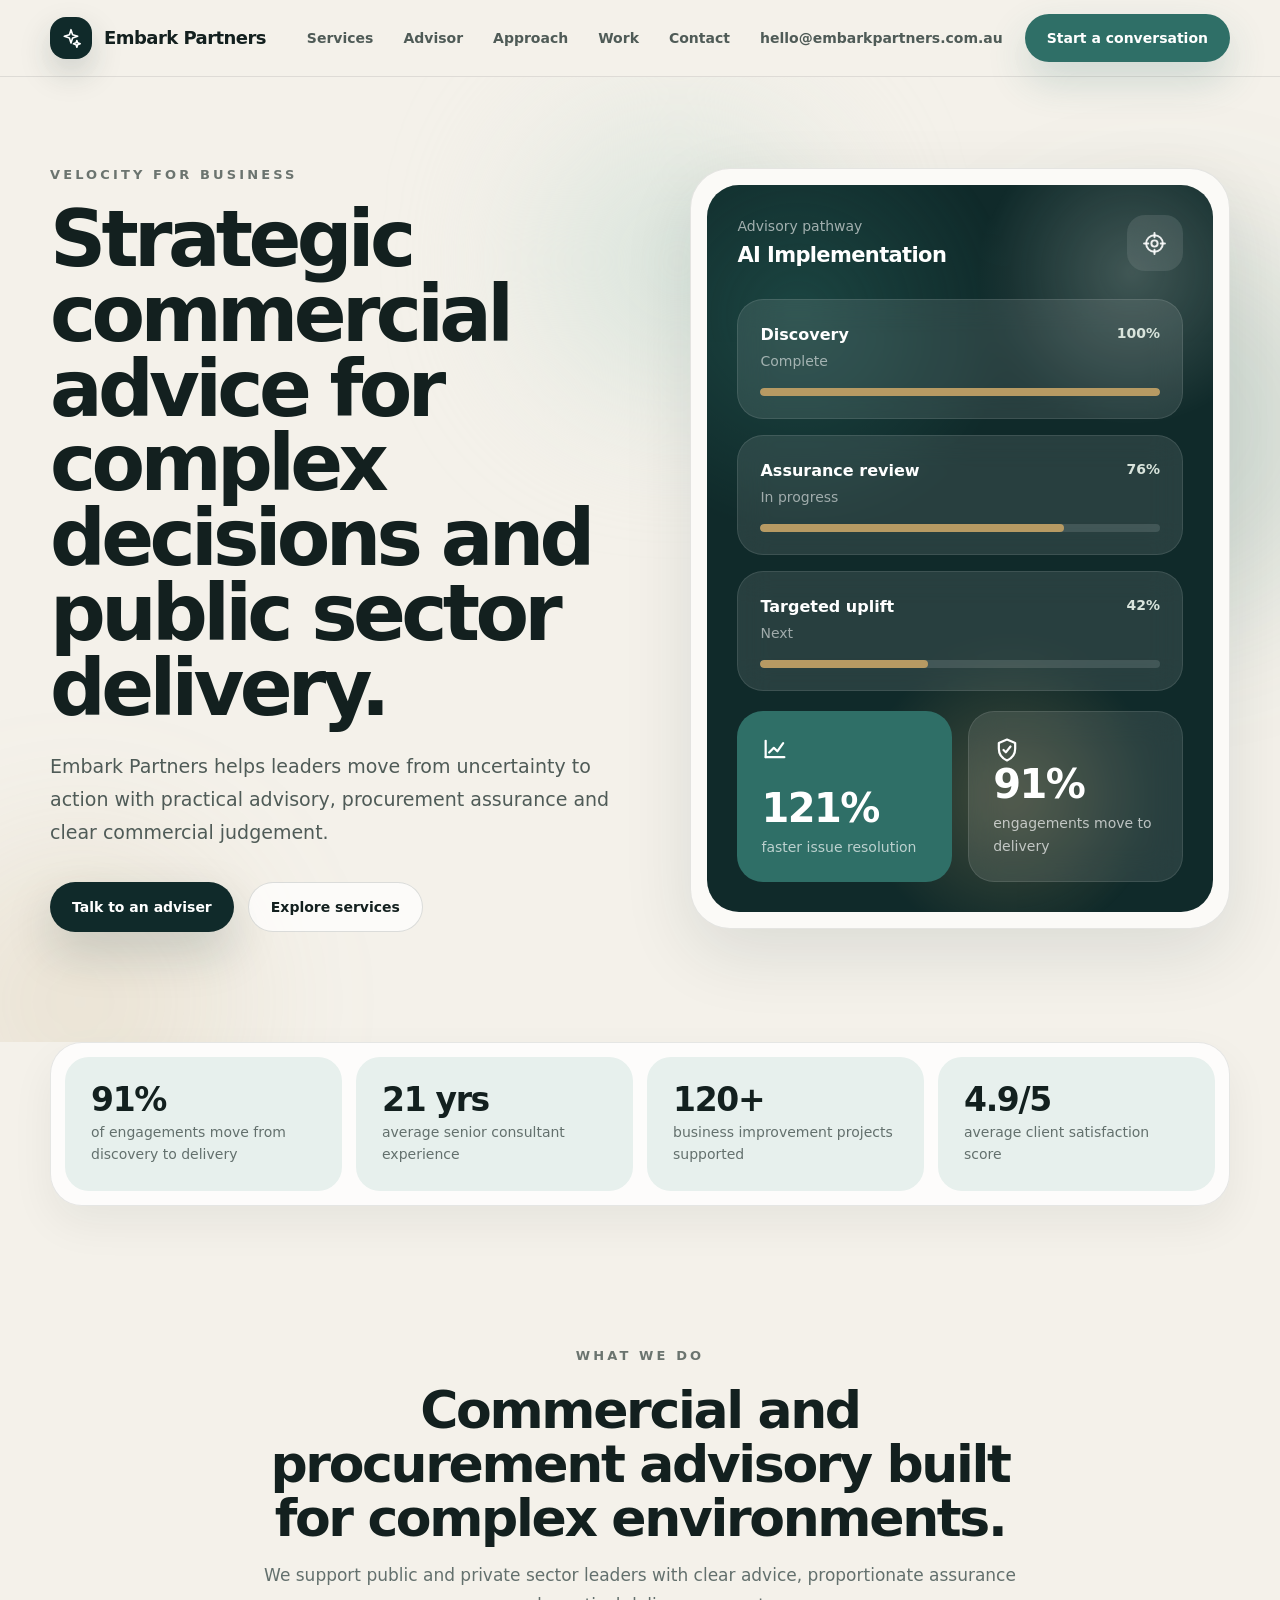
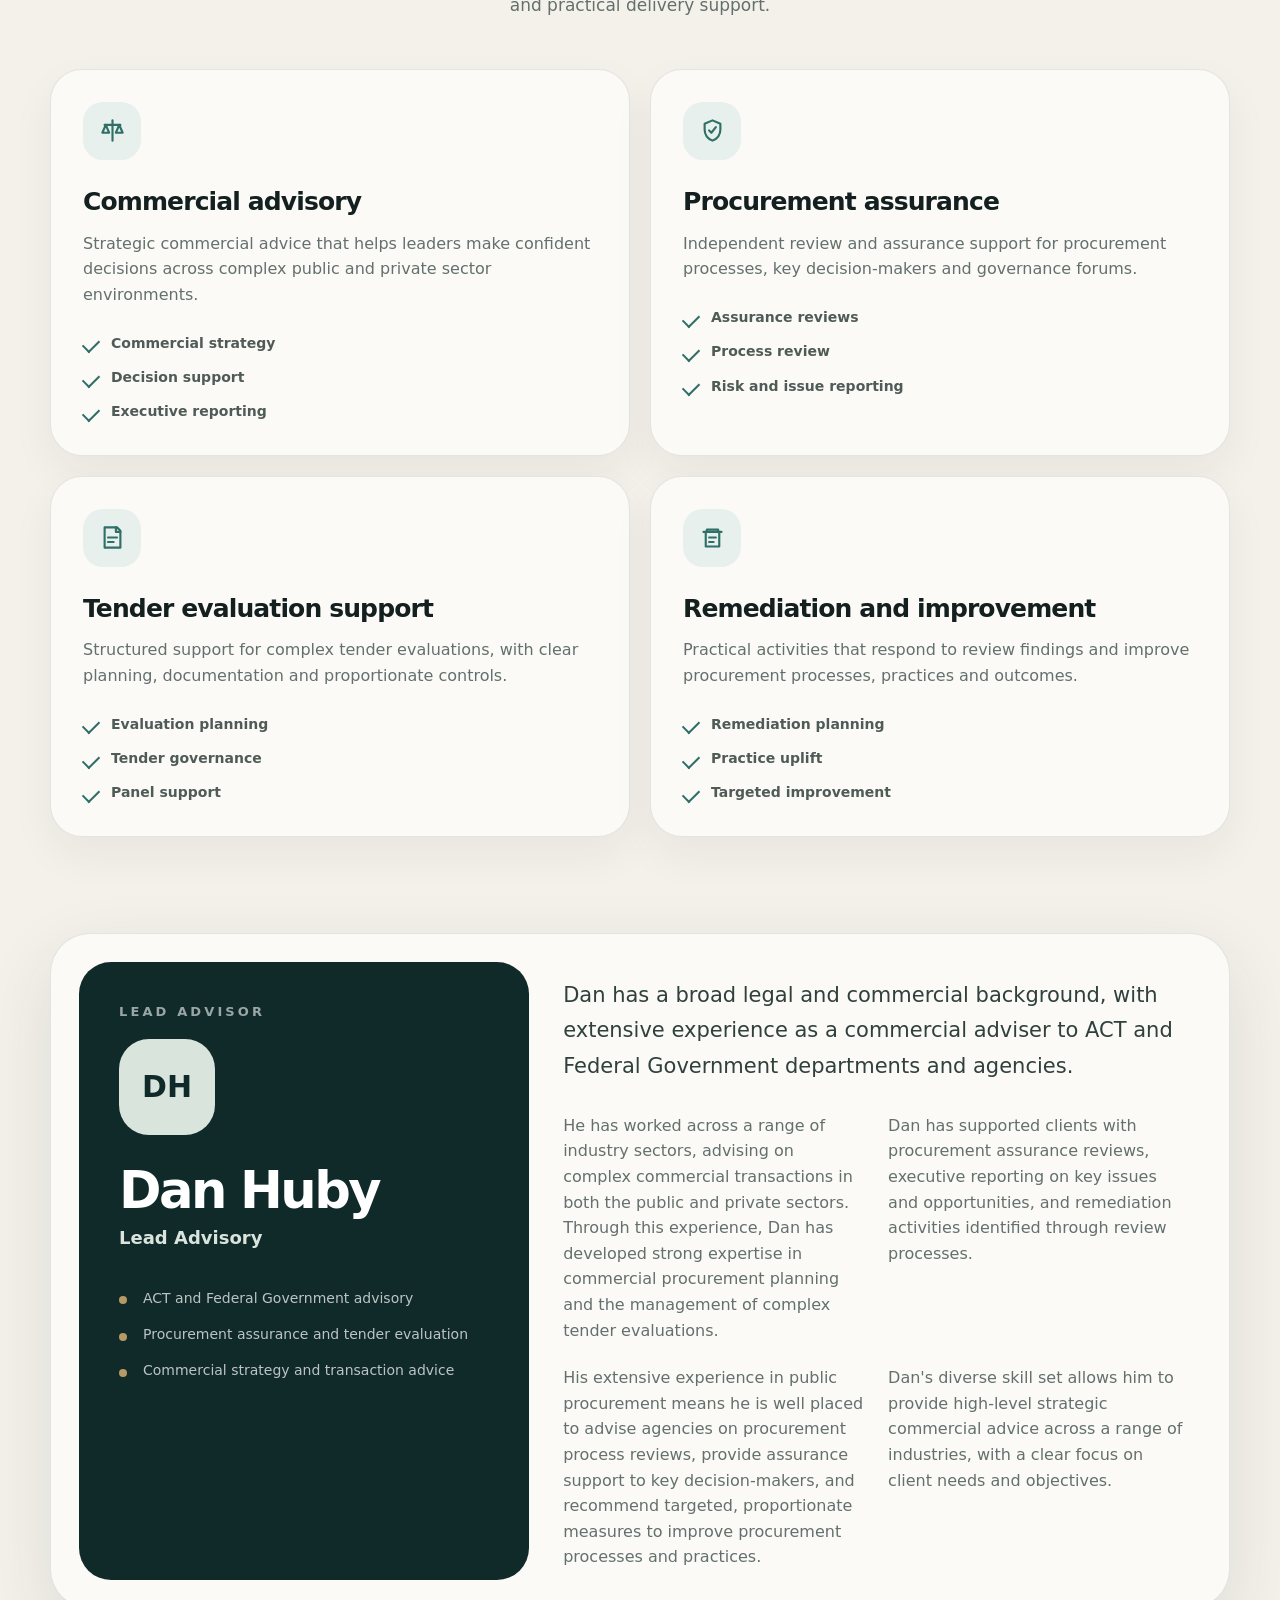
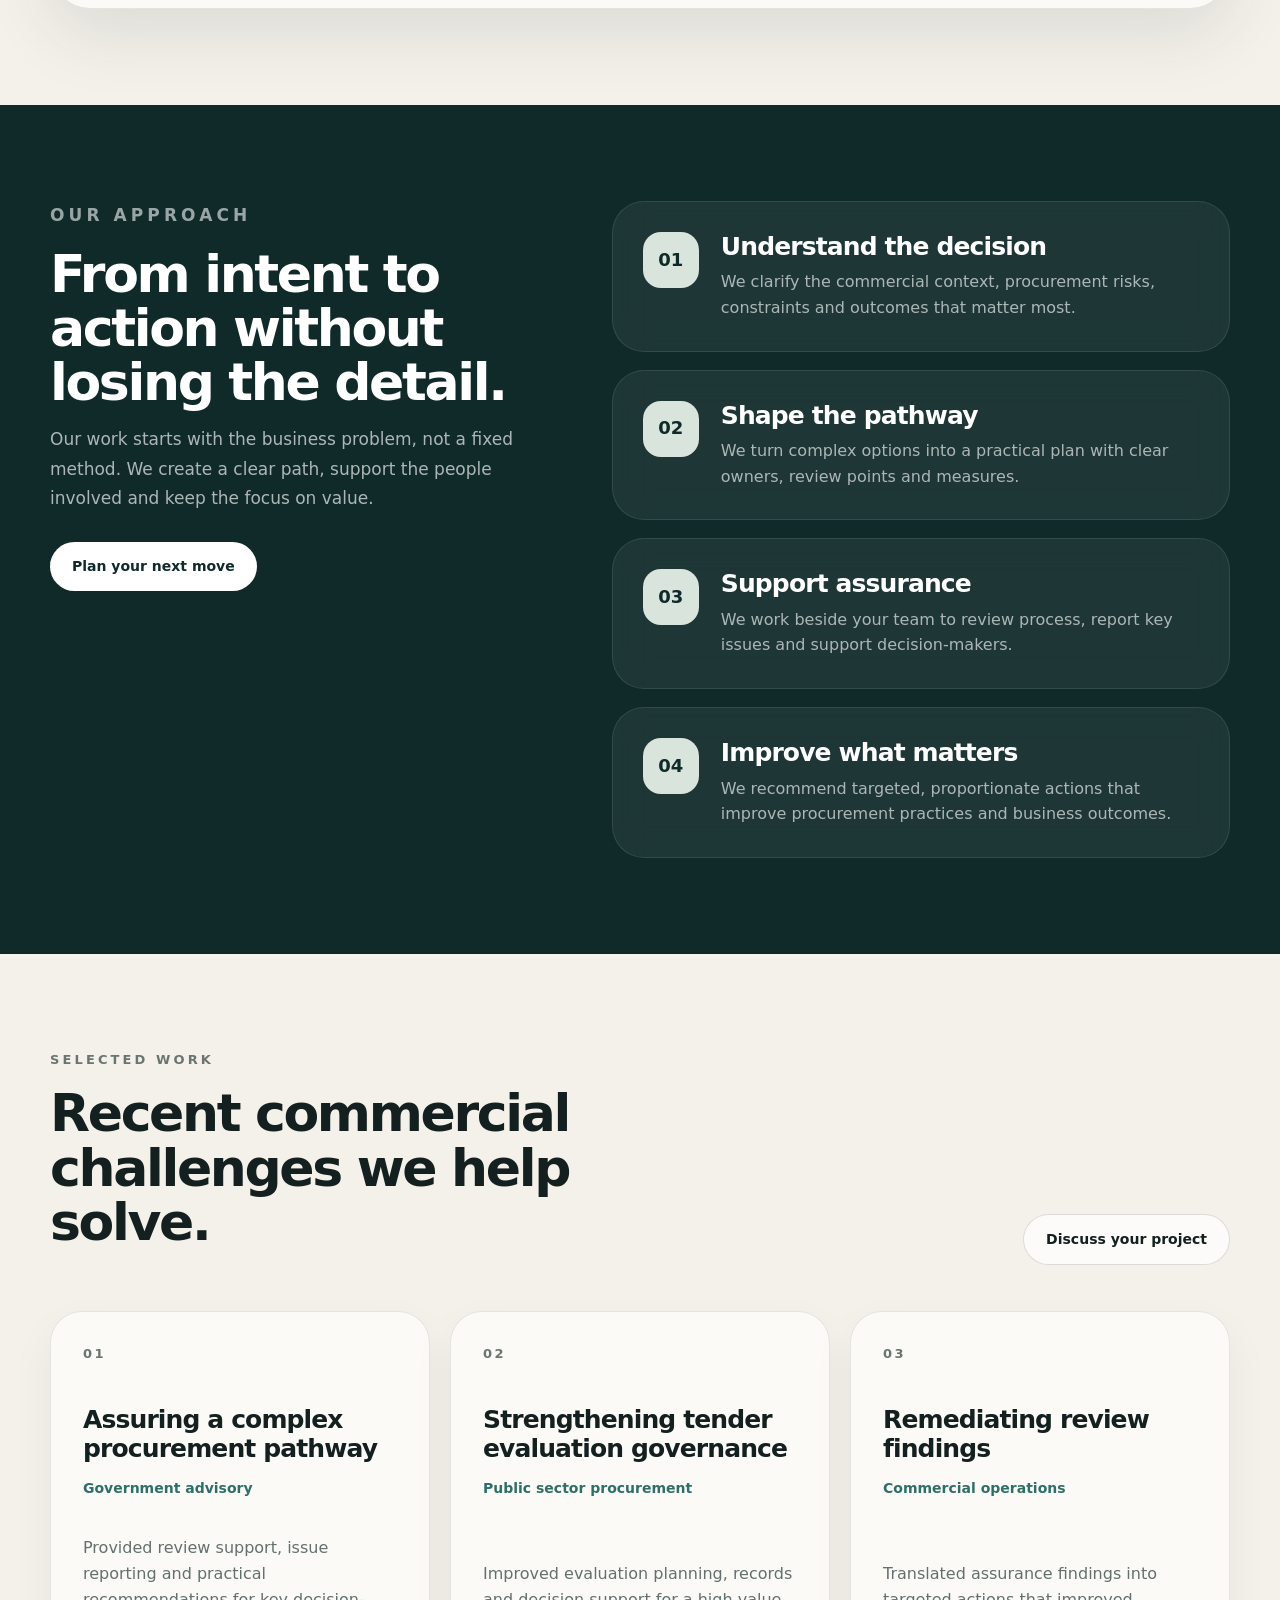
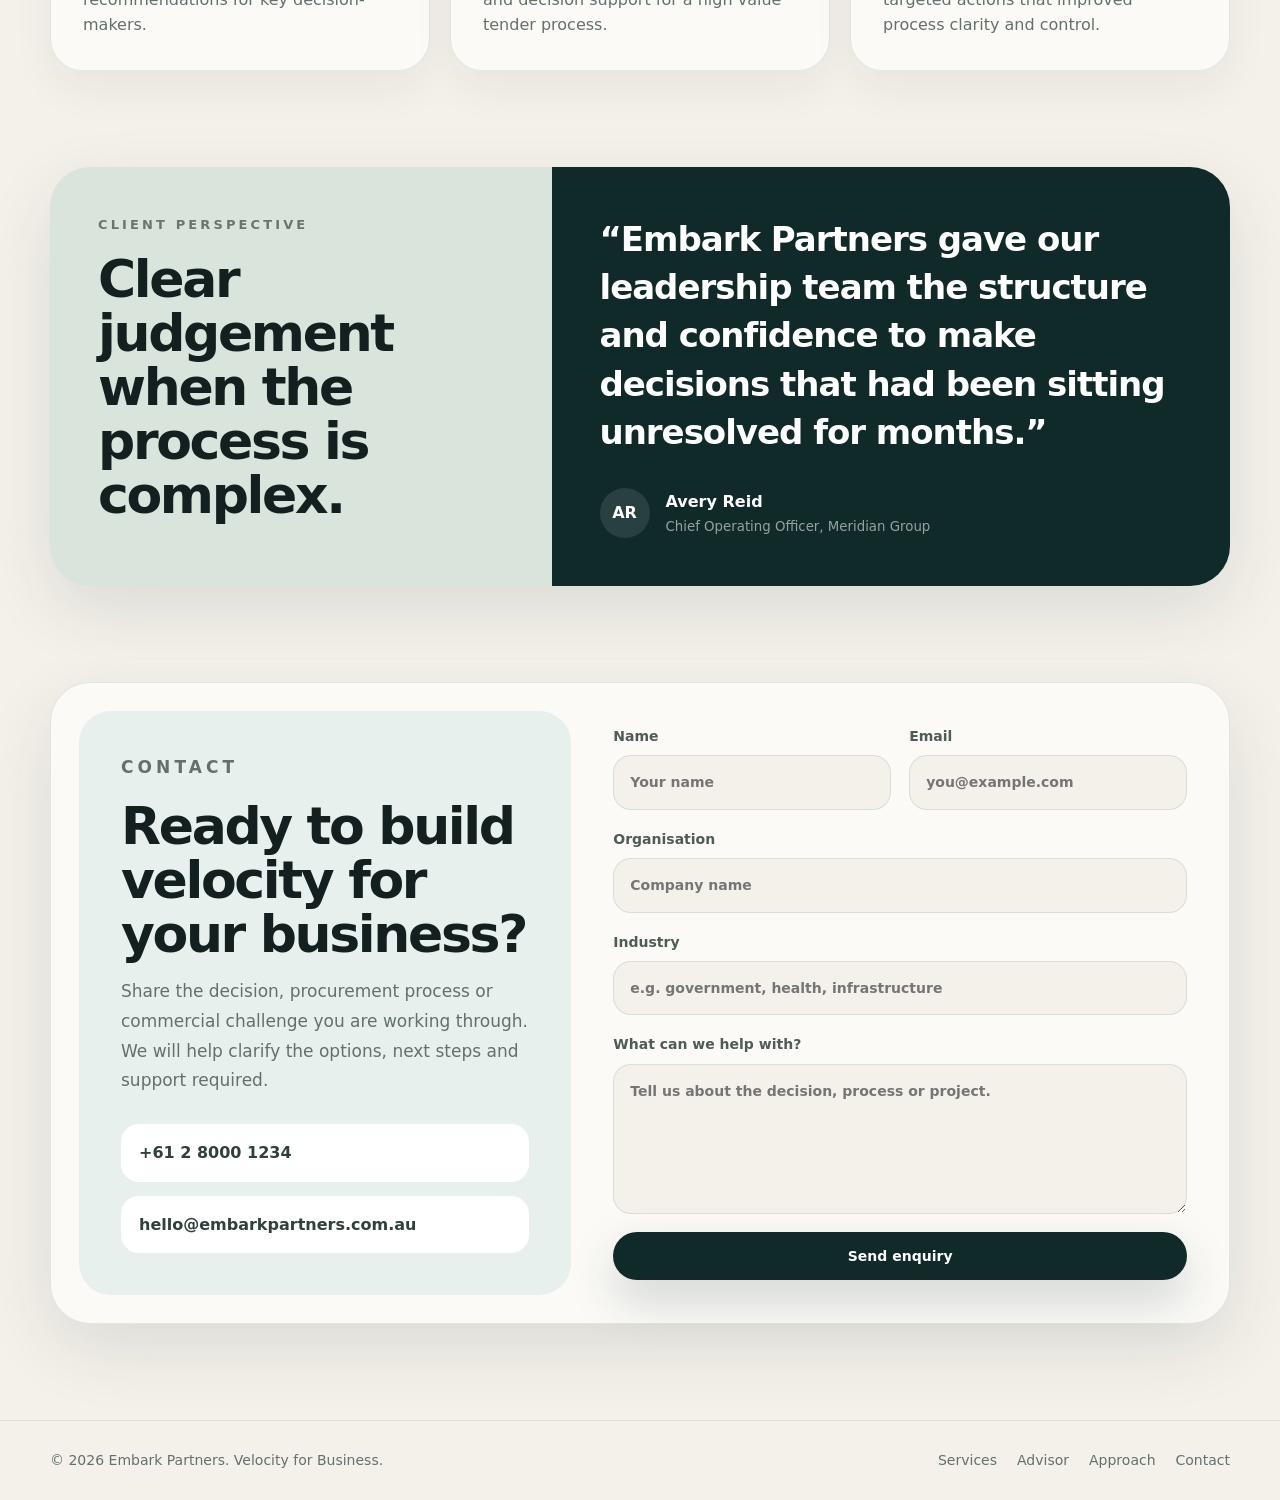
<file: index.html>
<!doctype html>
<html lang="en-AU">
<head>
  <meta charset="utf-8">
  <meta name="viewport" content="width=device-width, initial-scale=1">
  <title>Embark Partners | Velocity for Business</title>
  <meta name="description" content="Embark Partners provides strategic commercial advice, procurement assurance and tender evaluation support for complex business and public sector environments.">
  <script>document.documentElement.classList.add('js');</script>
  <link rel="icon" href="favicon.svg" type="image/svg+xml">
  <link rel="stylesheet" href="style.css">
</head>
<body>
  <a class="skip-link" href="#main-content">Skip to main content</a>
  <header class="site-header" data-header>
    <div class="container nav-shell">
      <a class="brand" href="#top" aria-label="Embark Partners home">
        <span class="brand-mark" aria-hidden="true">
          <svg viewBox="0 0 24 24"><path d="M12 2l1.9 6.1L20 10l-6.1 1.9L12 18l-1.9-6.1L4 10l6.1-1.9L12 2zM19 15l.9 2.8L23 19l-3.1 1.2L19 23l-.9-2.8L15 19l3.1-1.2L19 15z"></path></svg>
        </span>
        <span>Embark Partners</span>
      </a>

      <button class="menu-toggle" type="button" aria-label="Open menu" aria-expanded="false" aria-controls="primary-navigation" data-menu-toggle>
        <span></span>
        <span></span>
        <span></span>
      </button>

      <nav id="primary-navigation" class="main-nav" aria-label="Primary navigation" data-nav>
        <a href="#services">Services</a>
        <a href="#advisor">Advisor</a>
        <a href="#approach">Approach</a>
        <a href="#work">Work</a>
        <a href="#contact">Contact</a>
      </nav>

      <a class="header-link" href="mailto:hello@embarkpartners.com.au">hello@embarkpartners.com.au</a>
      <a class="btn btn-primary header-cta" href="#contact" data-contact-modal-trigger>Start a conversation</a>
    </div>
  </header>

  <main id="main-content">
    <section id="top" class="hero section-pad">
      <div class="soft-glow glow-one"></div>
      <div class="soft-glow glow-two"></div>
      <div class="soft-glow glow-three"></div>

      <div class="container hero-grid">
        <div class="hero-copy reveal">
          <p class="eyebrow" data-personal="heroEyebrow" data-default="Velocity for Business">Velocity for Business</p>
          <h1 data-personal="heroHeadline" data-default="Strategic commercial advice for complex decisions and public sector delivery.">Strategic commercial advice for complex decisions and public sector delivery.</h1>
          <p class="hero-text" data-personal="heroText" data-default="Embark Partners helps leaders move from uncertainty to action with practical advisory, procurement assurance and clear commercial judgement.">Embark Partners helps leaders move from uncertainty to action with practical advisory, procurement assurance and clear commercial judgement.</p>
          <div class="button-row">
            <a class="btn btn-dark" href="#contact" data-contact-modal-trigger>Talk to an adviser</a>
            <a class="btn btn-light" href="#services">Explore services</a>
          </div>
        </div>

        <div class="hero-visual reveal delay-one" role="img" aria-label="Advisory pathway dashboard showing discovery, assurance review and targeted uplift progress">
          <div class="dashboard-frame">
            <div class="dashboard-card">
              <div class="dashboard-bg"></div>
              <div class="dashboard-content">
                <div class="dashboard-header">
                  <div>
                    <p data-personal="dashboardKicker" data-default="Advisory pathway">Advisory pathway</p>
                    <h2 data-personal="dashboardTitle" data-default="AI Implementation">AI Implementation</h2>
                  </div>
                  <div class="icon-box" aria-hidden="true">
                    <svg viewBox="0 0 24 24"><circle cx="12" cy="12" r="8"></circle><circle cx="12" cy="12" r="3"></circle><path d="M12 2v4M12 18v4M2 12h4M18 12h4"></path></svg>
                  </div>
                </div>

                <div class="progress-stack">
                  <article class="progress-card">
                    <div class="progress-meta">
                      <div>
                        <h3>Discovery</h3>
                        <p>Complete</p>
                      </div>
                      <strong>100%</strong>
                    </div>
                    <div class="progress-track"><span style="width:100%"></span></div>
                  </article>

                  <article class="progress-card">
                    <div class="progress-meta">
                      <div>
                        <h3>Assurance review</h3>
                        <p>In progress</p>
                      </div>
                      <strong>76%</strong>
                    </div>
                    <div class="progress-track"><span style="width:76%"></span></div>
                  </article>

                  <article class="progress-card">
                    <div class="progress-meta">
                      <div>
                        <h3>Targeted uplift</h3>
                        <p>Next</p>
                      </div>
                      <strong>42%</strong>
                    </div>
                    <div class="progress-track"><span style="width:42%"></span></div>
                  </article>
                </div>

                <div class="metric-grid">
                  <article class="metric-card metric-green">
                    <svg viewBox="0 0 24 24" aria-hidden="true"><path d="M4 19V5"></path><path d="M4 19h16"></path><path d="M7 15l4-4 3 3 5-7"></path></svg>
                    <div>
                      <strong>121%</strong>
                      <p>faster issue resolution</p>
                    </div>
                  </article>

                  <article class="metric-card metric-dark">
                    <svg viewBox="0 0 24 24" aria-hidden="true"><path d="M12 3l7 3v5c0 5-3.5 8.5-7 10-3.5-1.5-7-5-7-10V6l7-3z"></path><path d="M9 12l2 2 4-5"></path></svg>
                    <div>
                      <strong>91%</strong>
                      <p>engagements move to delivery</p>
                    </div>
                  </article>
                </div>
              </div>
            </div>
          </div>
        </div>
      </div>
    </section>

    <section class="proof-section">
      <div class="container proof-grid">
        <article><strong>91%</strong><span>of engagements move from discovery to delivery</span></article>
        <article><strong>21 yrs</strong><span>average senior consultant experience</span></article>
        <article><strong>120+</strong><span>business improvement projects supported</span></article>
        <article><strong>4.9/5</strong><span>average client satisfaction score</span></article>
      </div>
    </section>

    <section id="services" class="section-pad">
      <div class="container">
        <div class="section-heading reveal">
          <p class="eyebrow">What we do</p>
          <h2 data-personal="servicesHeadline" data-default="Commercial and procurement advisory built for complex environments.">Commercial and procurement advisory built for complex environments.</h2>
          <p data-personal="servicesText" data-default="We support public and private sector leaders with clear advice, proportionate assurance and practical delivery support.">We support public and private sector leaders with clear advice, proportionate assurance and practical delivery support.</p>
        </div>

        <div class="service-grid">
          <article class="service-card reveal">
            <div class="service-icon" aria-hidden="true"><svg viewBox="0 0 24 24"><path d="M12 3v18"></path><path d="M5 7h14"></path><path d="M6 7l-3 7h6L6 7z"></path><path d="M18 7l-3 7h6l-3-7z"></path></svg></div>
            <h3>Commercial advisory</h3>
            <p>Strategic commercial advice that helps leaders make confident decisions across complex public and private sector environments.</p>
            <ul><li>Commercial strategy</li><li>Decision support</li><li>Executive reporting</li></ul>
          </article>

          <article class="service-card reveal delay-one">
            <div class="service-icon" aria-hidden="true"><svg viewBox="0 0 24 24"><path d="M12 3l7 3v5c0 5-3.5 8.5-7 10-3.5-1.5-7-5-7-10V6l7-3z"></path><path d="M9 12l2 2 4-5"></path></svg></div>
            <h3>Procurement assurance</h3>
            <p>Independent review and assurance support for procurement processes, key decision-makers and governance forums.</p>
            <ul><li>Assurance reviews</li><li>Process review</li><li>Risk and issue reporting</li></ul>
          </article>

          <article class="service-card reveal delay-two">
            <div class="service-icon" aria-hidden="true"><svg viewBox="0 0 24 24"><path d="M8 3h8l3 3v15H5V3h3z"></path><path d="M15 3v4h4"></path><path d="M8 12h8"></path><path d="M8 16h5"></path></svg></div>
            <h3>Tender evaluation support</h3>
            <p>Structured support for complex tender evaluations, with clear planning, documentation and proportionate controls.</p>
            <ul><li>Evaluation planning</li><li>Tender governance</li><li>Panel support</li></ul>
          </article>

          <article class="service-card reveal delay-three">
            <div class="service-icon" aria-hidden="true"><svg viewBox="0 0 24 24"><path d="M4 7h16"></path><path d="M7 7V5h10v2"></path><path d="M6 7v13h12V7"></path><path d="M9 12h6"></path><path d="M9 16h4"></path></svg></div>
            <h3>Remediation and improvement</h3>
            <p>Practical activities that respond to review findings and improve procurement processes, practices and outcomes.</p>
            <ul><li>Remediation planning</li><li>Practice uplift</li><li>Targeted improvement</li></ul>
          </article>
        </div>
      </div>
    </section>

    <section id="advisor" class="advisor-section">
      <div class="container advisor-grid reveal">
        <aside class="advisor-card">
          <p class="eyebrow light">Lead advisor</p>
          <div class="advisor-avatar">DH</div>
          <h2>Dan Huby</h2>
          <p class="advisor-role">Lead Advisory</p>
          <div class="advisor-points">
            <span>ACT and Federal Government advisory</span>
            <span>Procurement assurance and tender evaluation</span>
            <span>Commercial strategy and transaction advice</span>
          </div>
        </aside>

        <div class="advisor-copy">
          <p class="lead-copy">Dan has a broad legal and commercial background, with extensive experience as a commercial adviser to ACT and Federal Government departments and agencies.</p>
          <div class="two-column-copy">
            <p>He has worked across a range of industry sectors, advising on complex commercial transactions in both the public and private sectors. Through this experience, Dan has developed strong expertise in commercial procurement planning and the management of complex tender evaluations.</p>
            <p>Dan has supported clients with procurement assurance reviews, executive reporting on key issues and opportunities, and remediation activities identified through review processes.</p>
            <p>His extensive experience in public procurement means he is well placed to advise agencies on procurement process reviews, provide assurance support to key decision-makers, and recommend targeted, proportionate measures to improve procurement processes and practices.</p>
            <p>Dan's diverse skill set allows him to provide high-level strategic commercial advice across a range of industries, with a clear focus on client needs and objectives.</p>
          </div>
        </div>
      </div>
    </section>

    <section id="approach" class="approach-section section-pad">
      <div class="container approach-grid">
        <div class="approach-intro reveal">
          <p class="eyebrow light">Our approach</p>
          <h2>From intent to action without losing the detail.</h2>
          <p>Our work starts with the business problem, not a fixed method. We create a clear path, support the people involved and keep the focus on value.</p>
          <a class="btn btn-invert" href="#contact" data-contact-modal-trigger>Plan your next move</a>
        </div>

        <div class="step-stack">
          <article class="step-card reveal"><span>01</span><div><h3>Understand the decision</h3><p>We clarify the commercial context, procurement risks, constraints and outcomes that matter most.</p></div></article>
          <article class="step-card reveal delay-one"><span>02</span><div><h3>Shape the pathway</h3><p>We turn complex options into a practical plan with clear owners, review points and measures.</p></div></article>
          <article class="step-card reveal delay-two"><span>03</span><div><h3>Support assurance</h3><p>We work beside your team to review process, report key issues and support decision-makers.</p></div></article>
          <article class="step-card reveal delay-three"><span>04</span><div><h3>Improve what matters</h3><p>We recommend targeted, proportionate actions that improve procurement practices and business outcomes.</p></div></article>
        </div>
      </div>
    </section>

    <section id="work" class="section-pad">
      <div class="container">
        <div class="split-heading reveal">
          <div>
            <p class="eyebrow">Selected work</p>
            <h2>Recent commercial challenges we help solve.</h2>
          </div>
          <a class="btn btn-light" href="#contact" data-contact-modal-trigger>Discuss your project</a>
        </div>

        <div class="work-grid">
          <article class="work-card reveal"><span>01</span><h3>Assuring a complex procurement pathway</h3><p class="sector">Government advisory</p><p>Provided review support, issue reporting and practical recommendations for key decision-makers.</p></article>
          <article class="work-card reveal delay-one"><span>02</span><h3>Strengthening tender evaluation governance</h3><p class="sector">Public sector procurement</p><p>Improved evaluation planning, records and decision support for a high value tender process.</p></article>
          <article class="work-card reveal delay-two"><span>03</span><h3>Remediating review findings</h3><p class="sector">Commercial operations</p><p>Translated assurance findings into targeted actions that improved process clarity and control.</p></article>
        </div>
      </div>
    </section>

    <section class="quote-section">
      <div class="container quote-grid reveal">
        <div>
          <p class="eyebrow">Client perspective</p>
          <h2>Clear judgement when the process is complex.</h2>
        </div>
        <blockquote>
          <p>“Embark Partners gave our leadership team the structure and confidence to make decisions that had been sitting unresolved for months.”</p>
          <footer><span>AR</span><div><strong>Avery Reid</strong><small>Chief Operating Officer, Meridian Group</small></div></footer>
        </blockquote>
      </div>
    </section>

    <section id="contact" class="contact-section section-pad">
      <div class="container contact-grid reveal">
        <div class="contact-copy">
          <p class="eyebrow">Contact</p>
          <h2 data-personal="contactHeadline" data-default="Ready to build velocity for your business?">Ready to build velocity for your business?</h2>
          <p data-personal="contactText" data-default="Share the decision, procurement process or commercial challenge you are working through. We will help clarify the options, next steps and support required.">Share the decision, procurement process or commercial challenge you are working through. We will help clarify the options, next steps and support required.</p>
          <div class="contact-links">
            <a href="tel:+61280001234">+61 2 8000 1234</a>
            <a href="mailto:hello@embarkpartners.com.au">hello@embarkpartners.com.au</a>
          </div>
        </div>

        <form class="contact-form" action="mailto:hello@embarkpartners.com.au" method="post" enctype="text/plain">
          <div class="form-row">
            <label>Name<input name="name" type="text" placeholder="Your name" autocomplete="name" data-identity-field="name" required></label>
            <label>Email<input name="email" type="email" placeholder="you@example.com" autocomplete="email" required></label>
          </div>
          <label>Organisation<input name="organisation" type="text" placeholder="Company name" autocomplete="organization" data-identity-field="organisation"></label>
          <label>Industry<input name="industry" type="text" placeholder="e.g. government, health, infrastructure" data-identity-field="industry"></label>
          <label>What can we help with?<textarea name="message" placeholder="Tell us about the decision, process or project." required></textarea></label>
          <button class="btn btn-dark" type="submit">Send enquiry</button>
        </form>
      </div>
    </section>
  </main>

  <footer class="footer">
    <div class="container footer-inner">
      <p>© 2026 Embark Partners. Velocity for Business.</p>
      <nav>
        <a href="#services">Services</a>
        <a href="#advisor">Advisor</a>
        <a href="#approach">Approach</a>
        <a href="#contact">Contact</a>
      </nav>
    </div>
  </footer>

  <div class="contact-modal" data-contact-modal hidden>
    <div class="contact-modal__backdrop" data-contact-modal-close></div>
    <section class="contact-modal__dialog" role="dialog" aria-modal="true" aria-labelledby="contact-modal-title" tabindex="-1">
      <button class="contact-modal__close" type="button" aria-label="Close contact form" data-contact-modal-close>
        <span aria-hidden="true">×</span>
      </button>
      <div class="contact-modal__copy">
        <p class="eyebrow">Contact</p>
        <h2 id="contact-modal-title" data-personal="contactHeadline" data-default="Ready to build velocity for your business?">Ready to build velocity for your business?</h2>
        <p data-personal="contactText" data-default="Share the decision, procurement process or commercial challenge you are working through. We will help clarify the options, next steps and support required.">Share the decision, procurement process or commercial challenge you are working through. We will help clarify the options, next steps and support required.</p>
      </div>

      <form class="contact-form contact-form--modal" action="mailto:hello@embarkpartners.com.au" method="post" enctype="text/plain">
        <div class="form-row">
          <label>Name<input name="name" type="text" placeholder="Your name" autocomplete="name" data-identity-field="name" required></label>
          <label>Email<input name="email" type="email" placeholder="you@example.com" autocomplete="email" required></label>
        </div>
        <label>Organisation<input name="organisation" type="text" placeholder="Company name" autocomplete="organization" data-identity-field="organisation"></label>
        <label>Industry<input name="industry" type="text" placeholder="e.g. government, health, infrastructure" data-identity-field="industry"></label>
        <label>What can we help with?<textarea name="message" placeholder="Tell us about the decision, process or project." required></textarea></label>
        <button class="btn btn-dark" type="submit">Send enquiry</button>
      </form>
    </section>
  </div>

  <script src="script.js"></script>
</body>
</html>
</file>
<file: style.css>
:root {
  --page: #f4f1ea;
  --panel: #fbfaf7;
  --ink: #13201f;
  --muted: #63706d;
  --deep: #102a2a;
  --deep-soft: #183939;
  --accent: #2f6f67;
  --accent-dark: #255850;
  --sage: #d9e4dc;
  --sea-mist: #e7f0ed;
  --stone: #ece7dd;
  --gold: #b79a63;
  --white: #ffffff;
  --shadow: 0 24px 70px rgba(16, 42, 42, 0.11);
  --radius-xl: 32px;
  --radius-lg: 24px;
  --radius-md: 18px;
  --container: 1180px;
}

* {
  box-sizing: border-box;
}

html {
  scroll-behavior: smooth;
  scroll-padding-top: 92px;
}

body {
  margin: 0;
  background: var(--page);
  color: var(--ink);
  font-family: Inter, ui-sans-serif, system-ui, -apple-system, BlinkMacSystemFont, "Segoe UI", sans-serif;
  line-height: 1.6;
  text-rendering: optimizeLegibility;
}

img,
svg {
  display: block;
}

svg {
  fill: none;
  stroke: currentColor;
  stroke-width: 1.9;
  stroke-linecap: round;
  stroke-linejoin: round;
}

a {
  color: inherit;
  text-decoration: none;
}

a:focus-visible,
button:focus-visible,
input:focus-visible,
textarea:focus-visible {
  outline: 3px solid var(--gold);
  outline-offset: 4px;
}

.skip-link {
  position: fixed;
  top: 14px;
  left: 14px;
  z-index: 100;
  border-radius: 999px;
  background: var(--deep);
  color: var(--white);
  padding: 12px 18px;
  font-size: 14px;
  font-weight: 760;
  transform: translateY(-150%);
  transition: transform 180ms ease;
}

.skip-link:focus {
  transform: translateY(0);
}

button,
input,
textarea {
  font: inherit;
}

.container {
  width: min(100% - 40px, var(--container));
  margin: 0 auto;
}

.section-pad {
  padding: 96px 0;
}

.site-header {
  position: sticky;
  top: 0;
  z-index: 50;
  border-bottom: 1px solid rgba(19, 32, 31, 0.1);
  background: rgba(244, 241, 234, 0.9);
  backdrop-filter: blur(18px);
}

.nav-shell {
  display: flex;
  align-items: center;
  justify-content: space-between;
  gap: 22px;
  min-height: 76px;
}

.brand {
  display: inline-flex;
  align-items: center;
  gap: 12px;
  font-size: 18px;
  font-weight: 750;
  letter-spacing: -0.03em;
}

.brand-mark {
  display: grid;
  width: 42px;
  height: 42px;
  place-items: center;
  border-radius: 16px;
  background: var(--deep);
  color: var(--white);
  box-shadow: 0 14px 32px rgba(16, 42, 42, 0.18);
}

.brand-mark svg {
  width: 20px;
  height: 20px;
}

.main-nav {
  display: flex;
  align-items: center;
  gap: 30px;
  margin-left: auto;
}

.main-nav a,
.header-link {
  color: #4f5b57;
  font-size: 14px;
  font-weight: 650;
  transition: color 180ms ease;
}

.main-nav a:hover,
.header-link:hover {
  color: var(--ink);
}

.header-link {
  margin-left: 8px;
}

.btn {
  display: inline-flex;
  align-items: center;
  justify-content: center;
  min-height: 48px;
  border: 0;
  border-radius: 999px;
  padding: 13px 22px;
  cursor: pointer;
  font-size: 14px;
  font-weight: 760;
  transition: transform 180ms ease, background-color 180ms ease, box-shadow 180ms ease;
}

.btn:hover {
  transform: translateY(-2px);
}

.btn-primary {
  background: var(--accent);
  color: var(--white);
  box-shadow: 0 18px 40px rgba(47, 111, 103, 0.2);
}

.btn-primary:hover {
  background: var(--accent-dark);
}

.btn-dark {
  background: var(--deep);
  color: var(--white);
  box-shadow: 0 20px 48px rgba(16, 42, 42, 0.18);
}

.btn-dark:hover {
  background: var(--deep-soft);
}

.btn-light {
  border: 1px solid rgba(19, 32, 31, 0.14);
  background: rgba(255, 255, 255, 0.72);
  color: var(--ink);
}

.btn-light:hover {
  background: var(--white);
  box-shadow: 0 18px 34px rgba(16, 42, 42, 0.08);
}

.btn-invert {
  background: var(--white);
  color: var(--deep);
}

.menu-toggle {
  display: none;
  width: 46px;
  height: 46px;
  padding: 0;
  border: 1px solid rgba(19, 32, 31, 0.12);
  border-radius: 999px;
  background: rgba(255, 255, 255, 0.72);
}

.menu-toggle span {
  display: block;
  width: 18px;
  height: 2px;
  margin: 4px auto;
  border-radius: 999px;
  background: var(--deep);
  transition: transform 180ms ease, opacity 180ms ease;
}

.menu-toggle.is-open span:nth-child(1) {
  transform: translateY(6px) rotate(45deg);
}

.menu-toggle.is-open span:nth-child(2) {
  opacity: 0;
}

.menu-toggle.is-open span:nth-child(3) {
  transform: translateY(-6px) rotate(-45deg);
}

.hero {
  position: relative;
  overflow: hidden;
  padding-top: 88px;
  padding-bottom: 110px;
}

.hero-grid {
  position: relative;
  z-index: 1;
  display: grid;
  grid-template-columns: 1.04fr 0.96fr;
  gap: 56px;
  align-items: center;
}

.soft-glow {
  position: absolute;
  border-radius: 999px;
  filter: blur(70px);
  pointer-events: none;
}

.glow-one {
  top: 44px;
  left: 42%;
  width: 280px;
  height: 280px;
  background: rgba(217, 228, 220, 0.85);
}

.glow-two {
  top: 160px;
  right: -80px;
  width: 380px;
  height: 380px;
  background: rgba(47, 111, 103, 0.16);
}

.glow-three {
  bottom: -120px;
  left: -80px;
  width: 320px;
  height: 320px;
  background: rgba(183, 154, 99, 0.14);
}

.eyebrow {
  margin: 0 0 16px;
  color: #6b746f;
  font-size: 13px;
  font-weight: 780;
  letter-spacing: 0.24em;
  text-transform: uppercase;
}

.eyebrow.light {
  color: rgba(255, 255, 255, 0.58);
}

h1,
h2,
h3,
p {
  margin-top: 0;
}

h1 {
  max-width: 820px;
  margin-bottom: 24px;
  font-size: clamp(48px, 7vw, 78px);
  line-height: 0.96;
  font-weight: 760;
  letter-spacing: -0.06em;
}

.hero-text {
  max-width: 650px;
  margin-bottom: 32px;
  color: #4f5b57;
  font-size: 19px;
  line-height: 1.75;
}

.button-row {
  display: flex;
  flex-wrap: wrap;
  gap: 14px;
}

.dashboard-frame {
  border: 1px solid rgba(19, 32, 31, 0.1);
  border-radius: 40px;
  background: var(--panel);
  padding: 16px;
  box-shadow: var(--shadow);
}

.dashboard-card {
  position: relative;
  min-height: 600px;
  overflow: hidden;
  border-radius: 32px;
  background: var(--deep);
  color: var(--white);
}

.dashboard-bg {
  position: absolute;
  inset: 0;
  background:
    radial-gradient(circle at 18% 18%, rgba(47, 111, 103, 0.95), transparent 30%),
    radial-gradient(circle at 84% 12%, rgba(217, 228, 220, 0.58), transparent 20%),
    radial-gradient(circle at 60% 84%, rgba(183, 154, 99, 0.72), transparent 22%);
  opacity: 0.42;
}

.dashboard-content {
  position: relative;
  z-index: 1;
  display: flex;
  flex-direction: column;
  min-height: 600px;
  padding: 30px;
}

.dashboard-header {
  display: flex;
  align-items: flex-start;
  justify-content: space-between;
  gap: 24px;
  margin-bottom: 28px;
}

.dashboard-header p {
  margin-bottom: 4px;
  color: rgba(255, 255, 255, 0.6);
  font-size: 14px;
}

.dashboard-header h2 {
  margin-bottom: 0;
  font-size: 21px;
  line-height: 1.25;
  letter-spacing: -0.03em;
}

.icon-box {
  display: grid;
  flex: 0 0 auto;
  width: 56px;
  height: 56px;
  place-items: center;
  border-radius: 18px;
  background: rgba(255, 255, 255, 0.1);
  color: rgba(255, 255, 255, 0.9);
  backdrop-filter: blur(16px);
}

.icon-box svg {
  width: 25px;
  height: 25px;
}

.progress-stack {
  display: grid;
  gap: 16px;
}

.progress-card {
  border: 1px solid rgba(255, 255, 255, 0.1);
  border-radius: 26px;
  background: rgba(255, 255, 255, 0.1);
  padding: 22px;
  backdrop-filter: blur(16px);
}

.progress-meta {
  display: flex;
  align-items: flex-start;
  justify-content: space-between;
  gap: 18px;
  margin-bottom: 16px;
}

.progress-meta h3 {
  margin-bottom: 2px;
  font-size: 16px;
  font-weight: 720;
}

.progress-meta p {
  margin-bottom: 0;
  color: rgba(255, 255, 255, 0.56);
  font-size: 14px;
}

.progress-meta strong {
  color: var(--sage);
  font-size: 14px;
}

.progress-track {
  height: 8px;
  overflow: hidden;
  border-radius: 999px;
  background: rgba(255, 255, 255, 0.12);
}

.progress-track span {
  display: block;
  height: 100%;
  border-radius: inherit;
  background: var(--gold);
}

.metric-grid {
  display: grid;
  grid-template-columns: repeat(2, minmax(0, 1fr));
  gap: 16px;
  align-items: stretch;
  margin-top: 20px;
}

.metric-card {
  display: flex;
  min-height: 156px;
  flex-direction: column;
  justify-content: space-between;
  border-radius: 26px;
  padding: 24px;
}

.metric-green {
  background: var(--accent);
}

.metric-dark {
  border: 1px solid rgba(255, 255, 255, 0.1);
  background: rgba(255, 255, 255, 0.1);
  backdrop-filter: blur(16px);
}

.metric-card svg {
  width: 28px;
  height: 28px;
}

.metric-card strong {
  display: block;
  font-size: 40px;
  line-height: 1;
  letter-spacing: -0.04em;
}

.metric-card p {
  margin: 8px 0 0;
  color: rgba(255, 255, 255, 0.68);
  font-size: 14px;
}

.proof-section {
  padding-bottom: 44px;
}

.proof-grid {
  display: grid;
  grid-template-columns: repeat(4, 1fr);
  gap: 14px;
  border: 1px solid rgba(19, 32, 31, 0.1);
  border-radius: var(--radius-xl);
  background: rgba(255, 255, 255, 0.78);
  padding: 14px;
  box-shadow: 0 18px 44px rgba(16, 42, 42, 0.06);
}

.proof-grid article {
  border-radius: 24px;
  background: var(--sea-mist);
  padding: 26px;
}

.proof-grid strong {
  display: block;
  margin-bottom: 6px;
  font-size: 33px;
  line-height: 1;
  letter-spacing: -0.04em;
}

.proof-grid span {
  display: block;
  color: var(--muted);
  font-size: 14px;
  line-height: 1.55;
}

.section-heading {
  max-width: 760px;
  margin: 0 auto 48px;
  text-align: center;
}

.section-heading h2,
.split-heading h2,
.approach-intro h2,
.contact-copy h2,
.quote-grid h2 {
  margin-bottom: 16px;
  font-size: clamp(34px, 4.2vw, 52px);
  line-height: 1.04;
  font-weight: 740;
  letter-spacing: -0.045em;
}

.section-heading p:not(.eyebrow),
.approach-intro p,
.contact-copy p {
  color: var(--muted);
  font-size: 17px;
  line-height: 1.75;
}

.service-grid {
  display: grid;
  grid-template-columns: repeat(2, minmax(0, 1fr));
  gap: 20px;
}

.service-card,
.work-card {
  border: 1px solid rgba(19, 32, 31, 0.1);
  border-radius: var(--radius-xl);
  background: var(--panel);
  box-shadow: 0 18px 44px rgba(16, 42, 42, 0.055);
}

.service-card {
  padding: 32px;
  transition: transform 180ms ease, box-shadow 180ms ease;
}

.service-card:hover {
  transform: translateY(-4px);
  box-shadow: 0 24px 60px rgba(16, 42, 42, 0.1);
}

.service-icon {
  display: grid;
  width: 58px;
  height: 58px;
  place-items: center;
  margin-bottom: 28px;
  border-radius: 20px;
  background: var(--sea-mist);
  color: var(--accent);
}

.service-icon svg {
  width: 27px;
  height: 27px;
}

.service-card h3 {
  margin-bottom: 14px;
  font-size: 25px;
  line-height: 1.15;
  letter-spacing: -0.035em;
}

.service-card p {
  margin-bottom: 24px;
  color: var(--muted);
}

.service-card ul {
  display: grid;
  gap: 12px;
  margin: 0;
  padding: 0;
  list-style: none;
}

.service-card li {
  position: relative;
  padding-left: 28px;
  color: #4f5b57;
  font-size: 14px;
  font-weight: 650;
}

.service-card li::before {
  content: "";
  position: absolute;
  left: 0;
  top: 0.55em;
  width: 14px;
  height: 8px;
  border-bottom: 2px solid var(--accent);
  border-left: 2px solid var(--accent);
  transform: rotate(-45deg);
}

.advisor-section {
  padding-bottom: 96px;
}

.advisor-grid {
  display: grid;
  grid-template-columns: 0.82fr 1.18fr;
  gap: 24px;
  overflow: hidden;
  border: 1px solid rgba(19, 32, 31, 0.1);
  border-radius: 40px;
  background: var(--panel);
  padding: 28px;
  box-shadow: var(--shadow);
}

.advisor-card {
  border-radius: 32px;
  background: var(--deep);
  color: var(--white);
  padding: 40px;
}

.advisor-avatar {
  display: grid;
  width: 96px;
  height: 96px;
  place-items: center;
  margin-bottom: 30px;
  border-radius: 30px;
  background: var(--sage);
  color: var(--deep);
  font-size: 30px;
  font-weight: 780;
}

.advisor-card h2 {
  margin-bottom: 8px;
  font-size: clamp(38px, 4vw, 54px);
  line-height: 1;
  letter-spacing: -0.05em;
}

.advisor-role {
  margin-bottom: 34px;
  color: var(--sage);
  font-size: 18px;
  font-weight: 700;
}

.advisor-points {
  display: grid;
  gap: 14px;
}

.advisor-points span {
  position: relative;
  padding-left: 24px;
  color: rgba(255, 255, 255, 0.72);
  font-size: 14px;
}

.advisor-points span::before {
  content: "";
  position: absolute;
  left: 0;
  top: 0.7em;
  width: 8px;
  height: 8px;
  border-radius: 999px;
  background: var(--gold);
}

.advisor-copy {
  padding: 16px 10px 10px;
}

.lead-copy {
  max-width: 760px;
  margin-bottom: 28px;
  color: #30403d;
  font-size: 21px;
  line-height: 1.7;
}

.two-column-copy {
  display: grid;
  grid-template-columns: repeat(2, minmax(0, 1fr));
  gap: 22px;
  color: var(--muted);
}

.two-column-copy p {
  margin-bottom: 0;
}

.approach-section {
  background: var(--deep);
  color: var(--white);
}

.approach-grid {
  display: grid;
  grid-template-columns: 0.9fr 1.1fr;
  gap: 56px;
  align-items: start;
}

.approach-intro {
  position: sticky;
  top: 116px;
}

.approach-intro p:not(.eyebrow) {
  margin-bottom: 28px;
  color: rgba(255, 255, 255, 0.66);
}

.step-stack {
  display: grid;
  gap: 18px;
}

.step-card {
  display: flex;
  gap: 22px;
  border: 1px solid rgba(255, 255, 255, 0.1);
  border-radius: var(--radius-xl);
  background: rgba(255, 255, 255, 0.06);
  padding: 30px;
  backdrop-filter: blur(16px);
}

.step-card span {
  display: grid;
  flex: 0 0 56px;
  height: 56px;
  place-items: center;
  border-radius: 18px;
  background: var(--sage);
  color: var(--deep);
  font-size: 18px;
  font-weight: 800;
}

.step-card h3 {
  margin-bottom: 8px;
  font-size: 25px;
  line-height: 1.18;
  letter-spacing: -0.035em;
}

.step-card p {
  margin-bottom: 0;
  color: rgba(255, 255, 255, 0.64);
}

.split-heading {
  display: flex;
  align-items: end;
  justify-content: space-between;
  gap: 28px;
  margin-bottom: 46px;
}

.split-heading > div {
  max-width: 640px;
}

.work-grid {
  display: grid;
  grid-template-columns: repeat(3, minmax(0, 1fr));
  gap: 20px;
}

.work-card {
  display: flex;
  min-height: 360px;
  flex-direction: column;
  padding: 32px;
}

.work-card span {
  margin-bottom: 40px;
  color: #6b746f;
  font-size: 13px;
  font-weight: 800;
  letter-spacing: 0.18em;
}

.work-card h3 {
  margin-bottom: 14px;
  font-size: 25px;
  line-height: 1.16;
  letter-spacing: -0.035em;
}

.work-card .sector {
  margin-bottom: auto;
  color: var(--accent);
  font-size: 14px;
  font-weight: 760;
}

.work-card p:last-child {
  margin-top: 34px;
  margin-bottom: 0;
  color: var(--muted);
}

.quote-section {
  padding-bottom: 96px;
}

.quote-grid {
  display: grid;
  grid-template-columns: 0.85fr 1.15fr;
  overflow: hidden;
  border-radius: 40px;
  background: var(--sage);
  box-shadow: var(--shadow);
}

.quote-grid > div,
.quote-grid blockquote {
  padding: 48px;
}

.quote-grid blockquote {
  margin: 0;
  background: var(--deep);
  color: var(--white);
}

.quote-grid blockquote p {
  margin-bottom: 32px;
  font-size: clamp(24px, 2.8vw, 34px);
  line-height: 1.42;
  font-weight: 620;
  letter-spacing: -0.03em;
}

.quote-grid footer {
  display: flex;
  align-items: center;
  gap: 16px;
}

.quote-grid footer span {
  display: grid;
  width: 50px;
  height: 50px;
  place-items: center;
  border-radius: 999px;
  background: rgba(255, 255, 255, 0.1);
  font-weight: 800;
}

.quote-grid small {
  display: block;
  margin-top: 2px;
  color: rgba(255, 255, 255, 0.56);
}

.contact-section {
  padding-top: 0;
}

.contact-grid {
  display: grid;
  grid-template-columns: 0.9fr 1.1fr;
  gap: 28px;
  border: 1px solid rgba(19, 32, 31, 0.1);
  border-radius: 40px;
  background: var(--panel);
  padding: 28px;
  box-shadow: var(--shadow);
}

.contact-copy {
  border-radius: 32px;
  background: var(--sea-mist);
  padding: 42px;
}

.contact-copy p:not(.eyebrow) {
  margin-bottom: 28px;
}

.contact-links {
  display: grid;
  gap: 14px;
}

.contact-links a {
  display: block;
  border-radius: 18px;
  background: var(--white);
  padding: 16px 18px;
  color: #30403d;
  font-weight: 700;
  transition: background-color 180ms ease, color 180ms ease;
}

.contact-links a:hover {
  background: var(--deep);
  color: var(--white);
}

.contact-form {
  display: grid;
  align-content: start;
  gap: 18px;
  padding: 14px;
}

body.modal-open {
  overflow: hidden;
}

.contact-modal[hidden] {
  display: none;
}

.contact-modal {
  position: fixed;
  inset: 0;
  z-index: 1000;
  display: grid;
  place-items: center;
  padding: 24px;
}

.contact-modal__backdrop {
  position: absolute;
  inset: 0;
  background: rgba(16, 42, 42, 0.62);
  backdrop-filter: blur(12px);
}

.contact-modal__dialog {
  position: relative;
  z-index: 1;
  display: grid;
  grid-template-columns: minmax(0, 0.8fr) minmax(0, 1.2fr);
  gap: 22px;
  width: min(100%, 980px);
  max-height: min(92vh, 840px);
  overflow: auto;
  border: 1px solid rgba(255, 255, 255, 0.38);
  border-radius: 36px;
  background: var(--panel);
  box-shadow: 0 34px 100px rgba(16, 42, 42, 0.32);
  padding: 24px;
}

.contact-modal__copy {
  border-radius: 28px;
  background: var(--sea-mist);
  padding: 34px;
}

.contact-modal__copy p:not(.eyebrow) {
  margin-bottom: 0;
}

.contact-modal__close {
  position: absolute;
  top: 18px;
  right: 18px;
  z-index: 2;
  display: grid;
  width: 42px;
  height: 42px;
  place-items: center;
  border: 0;
  border-radius: 999px;
  background: var(--deep);
  color: var(--white);
  cursor: pointer;
  font-size: 28px;
  line-height: 1;
  transition: background-color 180ms ease, transform 180ms ease;
}

.contact-modal__close:hover {
  background: var(--accent);
  transform: translateY(-1px);
}

.contact-form--modal {
  padding: 18px 48px 18px 10px;
}

.form-row {
  display: grid;
  grid-template-columns: repeat(2, minmax(0, 1fr));
  gap: 18px;
}

label {
  display: grid;
  gap: 8px;
  color: #4f5b57;
  font-size: 14px;
  font-weight: 720;
}

input,
textarea {
  width: 100%;
  border: 1px solid rgba(19, 32, 31, 0.1);
  border-radius: 18px;
  background: var(--page);
  color: var(--ink);
  outline: 0;
  padding: 15px 16px;
  transition: border-color 180ms ease, box-shadow 180ms ease;
}

textarea {
  min-height: 150px;
  resize: vertical;
}

input:focus,
textarea:focus {
  border-color: var(--accent);
  box-shadow: 0 0 0 4px rgba(47, 111, 103, 0.12);
}

.footer {
  border-top: 1px solid rgba(19, 32, 31, 0.1);
  padding: 28px 0;
}

.footer-inner {
  display: flex;
  align-items: center;
  justify-content: space-between;
  gap: 22px;
  color: var(--muted);
  font-size: 14px;
}

.footer-inner p {
  margin-bottom: 0;
}

.footer-inner nav {
  display: flex;
  flex-wrap: wrap;
  gap: 20px;
}

.footer-inner a:hover {
  color: var(--ink);
}

.js .reveal {
  opacity: 0;
  transform: translateY(24px);
  transition: opacity 650ms ease, transform 650ms ease;
}

.js .reveal.is-visible {
  opacity: 1;
  transform: translateY(0);
}

.delay-one {
  transition-delay: 90ms;
}

.delay-two {
  transition-delay: 160ms;
}

.delay-three {
  transition-delay: 230ms;
}

@media (max-width: 1060px) {
  .header-link,
  .header-cta {
    display: none;
  }

  .hero-grid,
  .approach-grid,
  .advisor-grid,
  .contact-grid,
  .quote-grid {
    grid-template-columns: 1fr;
  }

  .approach-intro {
    position: static;
  }

  .proof-grid,
  .work-grid {
    grid-template-columns: repeat(2, minmax(0, 1fr));
  }
}

@media (max-width: 880px) {
  .contact-modal__dialog {
    grid-template-columns: 1fr;
  }

  .contact-form--modal {
    padding: 8px;
  }
}

@media (max-width: 760px) {
  .container {
    width: min(100% - 28px, var(--container));
  }

  .section-pad {
    padding: 72px 0;
  }

  .nav-shell {
    min-height: 68px;
  }

  .menu-toggle {
    display: block;
  }

  html {
    scroll-padding-top: 82px;
  }

  .main-nav {
    position: absolute;
    top: 68px;
    left: 14px;
    right: 14px;
    display: none;
    flex-direction: column;
    align-items: stretch;
    gap: 0;
    border: 1px solid rgba(19, 32, 31, 0.1);
    border-radius: 22px;
    background: var(--panel);
    padding: 10px;
    box-shadow: 0 20px 50px rgba(16, 42, 42, 0.13);
  }

  .main-nav.is-open {
    display: flex;
  }

  .main-nav a {
    border-radius: 14px;
    padding: 13px 14px;
  }

  .main-nav a:hover {
    background: var(--sea-mist);
  }

  .hero {
    padding-top: 64px;
    padding-bottom: 74px;
  }

  h1 {
    font-size: clamp(43px, 13vw, 62px);
  }

  .hero-text {
    font-size: 17px;
  }

  .button-row .btn,
  .split-heading .btn {
    width: 100%;
  }

  .dashboard-frame,
  .advisor-grid,
  .contact-grid {
    border-radius: 30px;
    padding: 10px;
  }

  .dashboard-card,
  .advisor-card,
  .contact-copy {
    border-radius: 24px;
  }

  .dashboard-content {
    min-height: auto;
    padding: 22px;
  }

  .dashboard-card {
    min-height: auto;
  }

  .dashboard-header {
    align-items: center;
  }

  .icon-box {
    width: 48px;
    height: 48px;
    border-radius: 16px;
  }

  .metric-grid,
  .service-grid,
  .proof-grid,
  .work-grid,
  .two-column-copy,
  .form-row {
    grid-template-columns: 1fr;
  }

  .metric-card {
    min-height: 146px;
  }

  .proof-grid {
    padding: 10px;
  }

  .service-card,
  .work-card,
  .step-card,
  .advisor-card,
  .contact-copy,
  .quote-grid > div,
  .quote-grid blockquote {
    padding: 26px;
  }

  .step-card {
    flex-direction: column;
  }

  .split-heading {
    align-items: start;
    flex-direction: column;
  }

  .work-card {
    min-height: auto;
  }

  .work-card span {
    margin-bottom: 28px;
  }

  .work-card .sector {
    margin-bottom: 0;
  }

  .quote-section,
  .advisor-section {
    padding-bottom: 72px;
  }

  .footer-inner {
    align-items: flex-start;
    flex-direction: column;
  }
}

@media (prefers-reduced-motion: reduce) {
  *,
  *::before,
  *::after {
    scroll-behavior: auto !important;
    transition-duration: 0.01ms !important;
    animation-duration: 0.01ms !important;
    animation-iteration-count: 1 !important;
  }

  .js .reveal {
    opacity: 1;
    transform: none;
  }
}
</file>
